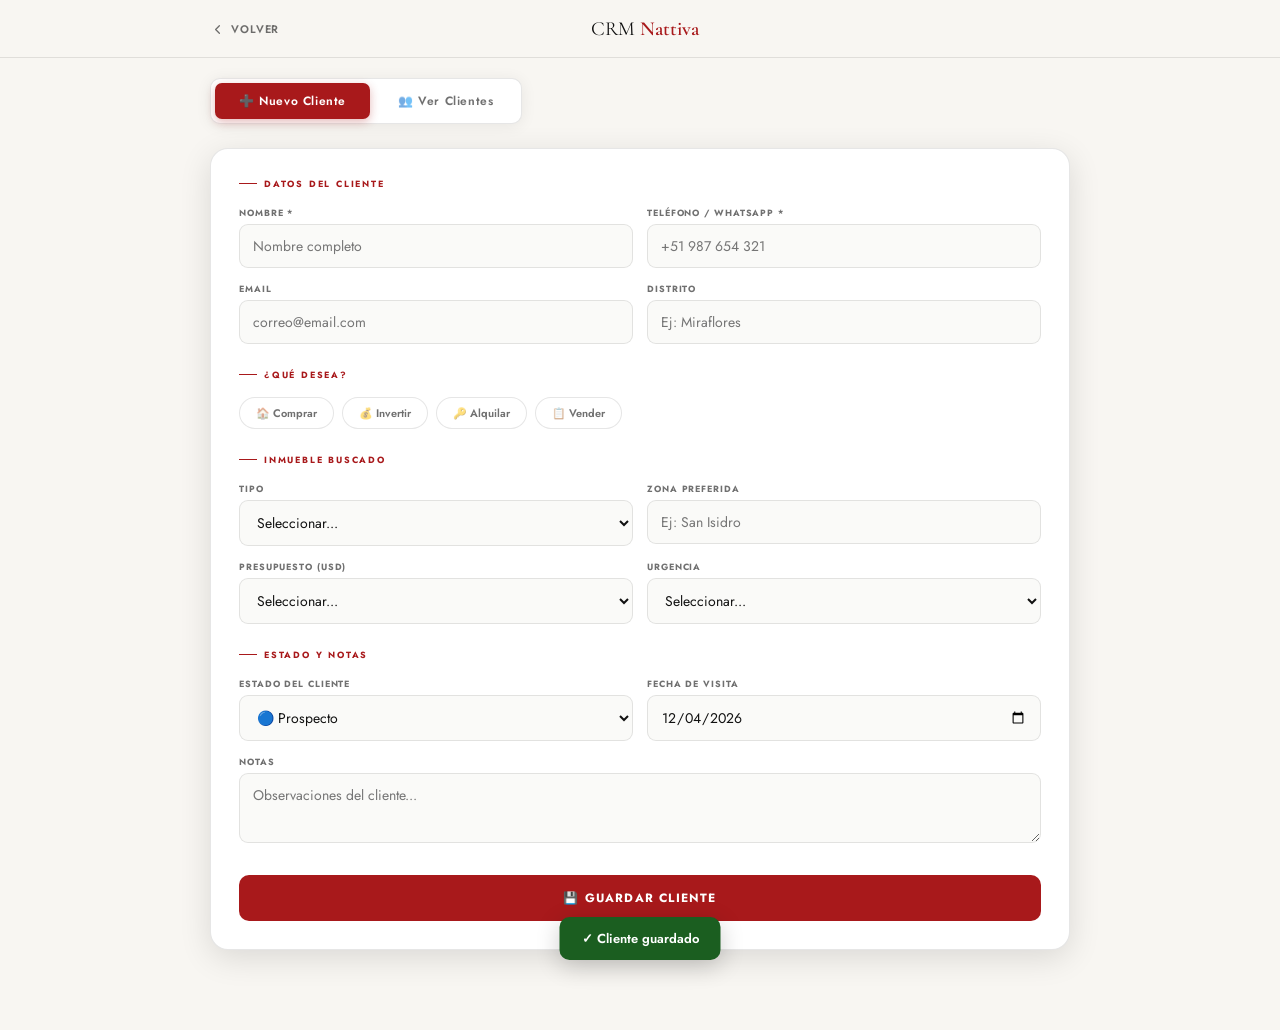
<file: crm.html>
<!DOCTYPE html>
<html lang="es">
<head>
<meta charset="UTF-8">
<meta name="viewport" content="width=device-width, initial-scale=1.0">
<title>CRM Nattiva</title>
<link href="https://fonts.googleapis.com/css2?family=Cormorant+Garamond:ital,wght@0,400;0,600;1,400&family=Jost:wght@400;500;600;700&display=swap" rel="stylesheet">
<style>
:root{--red:#A8191B;--red-d:#7C1012;--gold:#C49A3C;--ink:#111;--ink-60:rgba(17,17,17,.6);--ink-20:rgba(17,17,17,.1);--paper:#F8F6F2;--white:#fff;--serif:'Cormorant Garamond',serif;--sans:'Jost',sans-serif;--sh:0 2px 16px rgba(0,0,0,.07);--sh-md:0 8px 32px rgba(0,0,0,.12);}
*,*::before,*::after{box-sizing:border-box;margin:0;padding:0}
body{font-family:var(--sans);background:var(--paper);color:var(--ink);min-height:100vh;}
button{font-family:var(--sans);cursor:pointer;border:none;background:none;}
input,select,textarea{font-family:var(--sans);}

header{position:sticky;top:0;z-index:100;background:rgba(248,246,242,.96);backdrop-filter:blur(18px);border-bottom:1px solid var(--ink-20);height:58px;}
.hd{max-width:900px;margin:0 auto;padding:0 20px;height:58px;display:flex;align-items:center;justify-content:space-between;}
.back{display:flex;align-items:center;gap:6px;font-size:11px;font-weight:600;letter-spacing:.08em;text-transform:uppercase;color:var(--ink-60);cursor:pointer;text-decoration:none;}
.back svg{width:15px;height:15px;stroke:currentColor;stroke-width:2;fill:none;stroke-linecap:round;stroke-linejoin:round;}
.hd-t{font-family:var(--serif);font-size:20px;font-weight:400;}
.hd-t span{color:var(--red);font-weight:600;}

.wrap{max-width:900px;margin:0 auto;padding:20px 20px 80px;}

/* TABS */
.tabs{display:flex;gap:4px;background:var(--white);border-radius:10px;padding:4px;border:1px solid var(--ink-20);width:fit-content;margin-bottom:24px;box-shadow:var(--sh);}
.tab{padding:9px 24px;border-radius:7px;font-size:12px;font-weight:600;letter-spacing:.05em;cursor:pointer;color:var(--ink-60);transition:all .2s;}
.tab.active{background:var(--red);color:var(--white);box-shadow:0 3px 10px rgba(168,25,27,.3);}

/* FORM */
.card{background:var(--white);border-radius:18px;border:1px solid var(--ink-20);box-shadow:var(--sh-md);padding:28px;}
.sec-lbl{font-size:9px;font-weight:700;letter-spacing:.2em;text-transform:uppercase;color:var(--red);display:flex;align-items:center;gap:7px;margin-bottom:16px;}
.sec-lbl::before{content:'';width:18px;height:1px;background:var(--red);}
.grid{display:grid;grid-template-columns:1fr 1fr;gap:14px;margin-bottom:24px;}
@media(max-width:600px){.grid{grid-template-columns:1fr;}}
.field{display:flex;flex-direction:column;gap:5px;}
.field label{font-size:9px;font-weight:700;letter-spacing:.1em;text-transform:uppercase;color:var(--ink-60);}
.field input,.field select,.field textarea{width:100%;border:1.5px solid var(--ink-20);background:#FAFAF8;color:var(--ink);border-radius:9px;padding:11px 13px;font-size:14px;outline:none;transition:all .2s;}
.field input:focus,.field select:focus,.field textarea:focus{border-color:var(--red);background:var(--white);}
.field textarea{resize:vertical;min-height:70px;}
.field.full{grid-column:1/-1;}

/* PILLS */
.pills{display:flex;flex-wrap:wrap;gap:8px;margin-bottom:24px;}
.pill{padding:7px 16px;border-radius:50px;font-size:11px;font-weight:600;cursor:pointer;border:1.5px solid var(--ink-20);color:var(--ink-60);background:var(--white);transition:all .2s;user-select:none;}
.pill.on{background:var(--red);color:var(--white);border-color:var(--red);}

/* SUBMIT */
.btn-save{width:100%;background:var(--red);color:var(--white);border:none;border-radius:10px;padding:14px;font-size:12px;font-weight:700;letter-spacing:.1em;text-transform:uppercase;cursor:pointer;transition:background .2s;margin-top:8px;}
.btn-save:hover{background:var(--red-d);}

/* VIS */
.toolbar{display:flex;gap:10px;flex-wrap:wrap;margin-bottom:18px;align-items:center;}
.search{flex:1;min-width:180px;position:relative;}
.search input{width:100%;border:1.5px solid var(--ink-20);background:var(--white);border-radius:9px;padding:10px 13px 10px 36px;font-size:13px;outline:none;}
.search input:focus{border-color:var(--red);}
.search svg{position:absolute;left:11px;top:50%;transform:translateY(-50%);width:15px;height:15px;stroke:var(--ink-60);stroke-width:2;fill:none;}
.fsel{border:1.5px solid var(--ink-20);background:var(--white);border-radius:9px;padding:10px 13px;font-size:12px;font-weight:600;color:var(--ink-60);cursor:pointer;outline:none;}
.cnt{font-size:12px;font-weight:600;color:var(--ink-60);white-space:nowrap;}
.cnt b{color:var(--red);font-size:15px;}

.cgrid{display:grid;grid-template-columns:repeat(3,1fr);gap:14px;}
@media(max-width:800px){.cgrid{grid-template-columns:1fr 1fr;}}
@media(max-width:500px){.cgrid{grid-template-columns:1fr;}}

.cc{background:var(--white);border-radius:14px;border:1px solid var(--ink-20);box-shadow:var(--sh);overflow:hidden;cursor:pointer;transition:transform .2s,box-shadow .2s;}
.cc:hover{transform:translateY(-3px);box-shadow:var(--sh-md);}
.cc-bar{height:4px;}
.cc-body{padding:14px 16px;}
.cc-top{display:flex;align-items:center;justify-content:space-between;margin-bottom:8px;}
.av{width:38px;height:38px;border-radius:50%;display:flex;align-items:center;justify-content:center;font-size:15px;font-weight:700;color:var(--white);}
.est-tag{font-size:8px;font-weight:700;letter-spacing:.08em;text-transform:uppercase;border-radius:4px;padding:3px 7px;}
.cc-name{font-family:var(--serif);font-size:16px;margin-bottom:2px;}
.cc-tel{font-size:11px;color:var(--ink-60);margin-bottom:6px;}
.cc-budget{font-family:var(--serif);font-size:17px;font-weight:600;color:var(--red);}
.cc-footer{padding:9px 16px;border-top:1px solid var(--ink-20);background:#FAFAF8;display:flex;justify-content:space-between;align-items:center;}
.cc-int{font-size:10px;color:var(--ink-60);}
.cc-more{font-size:10px;font-weight:700;color:var(--red);background:none;border:none;cursor:pointer;}

.empty{text-align:center;padding:50px;grid-column:1/-1;color:var(--ink-60);font-size:14px;}

/* MODAL */
.mbg{position:fixed;inset:0;z-index:600;background:rgba(0,0,0,.6);backdrop-filter:blur(4px);opacity:0;pointer-events:none;transition:opacity .3s;}
.mbg.on{opacity:1;pointer-events:all;}
.mbox{position:fixed;top:50%;left:50%;transform:translate(-50%,-44%);width:92%;max-width:540px;max-height:85vh;background:var(--paper);border-radius:20px;z-index:700;overflow-y:auto;opacity:0;pointer-events:none;transition:transform .4s cubic-bezier(.22,1,.36,1),opacity .3s;scrollbar-width:none;}
.mbox::-webkit-scrollbar{display:none;}
.mbox.on{transform:translate(-50%,-50%);opacity:1;pointer-events:all;}
@media(max-width:500px){.mbox{top:auto;bottom:0;left:50%;transform:translateX(-50%) translateY(100%);border-radius:20px 20px 0 0;max-height:88vh;width:100%;max-width:none;}.mbox.on{transform:translateX(-50%) translateY(0);}}
.mhandle{width:36px;height:4px;border-radius:2px;background:var(--ink-20);margin:12px auto 0;}
.mbody{padding:18px 22px 24px;}
.mrow{display:grid;grid-template-columns:1fr 1fr;gap:10px;margin-bottom:14px;}
.mf{background:var(--white);border-radius:9px;padding:10px 12px;border:1px solid var(--ink-20);}
.mf-l{font-size:8px;font-weight:700;letter-spacing:.1em;text-transform:uppercase;color:var(--ink-60);margin-bottom:2px;}
.mf-v{font-size:13px;font-weight:600;color:var(--ink);}
.macts{display:flex;gap:10px;margin-top:16px;}
.mact{flex:1;padding:12px;border-radius:9px;font-size:11px;font-weight:700;letter-spacing:.07em;text-transform:uppercase;text-align:center;cursor:pointer;border:none;transition:all .2s;}
.mact.wa{background:#25D366;color:var(--white);}
.mact.del{background:var(--white);color:#C62828;border:1.5px solid #C62828;}
.mact.del:hover{background:#C62828;color:var(--white);}

/* TOAST */
.toast{position:fixed;bottom:20px;left:50%;transform:translateX(-50%) translateY(80px);background:#1B5E20;color:var(--white);border-radius:10px;padding:12px 22px;font-size:13px;font-weight:600;box-shadow:0 6px 24px rgba(0,0,0,.2);transition:transform .4s cubic-bezier(.22,1,.36,1);z-index:999;}
.toast.on{transform:translateX(-50%) translateY(0);}
</style>
</head>
<body>

<header>
  <div class="hd">
    <a href="index.html" class="back"><svg viewBox="0 0 24 24"><polyline points="15 18 9 12 15 6"/></svg>Volver</a>
    <div class="hd-t">CRM <span>Nattiva</span></div>
    <div style="width:60px"></div>
  </div>
</header>

<div class="wrap">
  <div class="tabs">
    <div class="tab active" onclick="tab('form',this)">➕ Nuevo Cliente</div>
    <div class="tab" onclick="tab('vis',this)">👥 Ver Clientes</div>
  </div>

  <!-- FORM -->
  <div id="v-form">
    <div class="card">
      <!-- Datos básicos -->
      <div class="sec-lbl">Datos del cliente</div>
      <div class="grid">
        <div class="field"><label>Nombre *</label><input id="f-nom" type="text" placeholder="Nombre completo"></div>
        <div class="field"><label>Teléfono / WhatsApp *</label><input id="f-tel" type="tel" placeholder="+51 987 654 321"></div>
        <div class="field"><label>Email</label><input id="f-email" type="email" placeholder="correo@email.com"></div>
        <div class="field"><label>Distrito</label><input id="f-dist" type="text" placeholder="Ej: Miraflores"></div>
      </div>

      <!-- Intención -->
      <div class="sec-lbl">¿Qué desea?</div>
      <div class="pills" id="p-int">
        <div class="pill" onclick="this.classList.toggle('on')">🏠 Comprar</div>
        <div class="pill" onclick="this.classList.toggle('on')">💰 Invertir</div>
        <div class="pill" onclick="this.classList.toggle('on')">🔑 Alquilar</div>
        <div class="pill" onclick="this.classList.toggle('on')">📋 Vender</div>
      </div>

      <!-- Inmueble -->
      <div class="sec-lbl">Inmueble buscado</div>
      <div class="grid">
        <div class="field"><label>Tipo</label>
          <select id="f-tipo">
            <option value="">Seleccionar...</option>
            <option>Departamento</option><option>Casa</option>
            <option>Penthouse</option><option>Oficina</option><option>Terreno</option>
          </select>
        </div>
        <div class="field"><label>Zona preferida</label><input id="f-zona" type="text" placeholder="Ej: San Isidro"></div>
        <div class="field"><label>Presupuesto (USD)</label>
          <select id="f-pres">
            <option value="">Seleccionar...</option>
            <option>Hasta $100K</option><option>$100K – $250K</option>
            <option>$250K – $500K</option><option>$500K – $1M</option><option>Más de $1M</option>
          </select>
        </div>
        <div class="field"><label>Urgencia</label>
          <select id="f-urg">
            <option value="">Seleccionar...</option>
            <option>Inmediata</option><option>1–3 meses</option>
            <option>3–6 meses</option><option>+6 meses</option>
          </select>
        </div>
      </div>

      <!-- Estado y notas -->
      <div class="sec-lbl">Estado y notas</div>
      <div class="grid">
        <div class="field"><label>Estado del cliente</label>
          <select id="f-est">
            <option value="prospect">🔵 Prospecto</option>
            <option value="hot">🔴 Caliente</option>
            <option value="process">🟡 En proceso</option>
            <option value="closed">🟢 Cerrado</option>
          </select>
        </div>
        <div class="field"><label>Fecha de visita</label><input id="f-fecha" type="date"></div>
        <div class="field full"><label>Notas</label><textarea id="f-notas" placeholder="Observaciones del cliente..."></textarea></div>
      </div>

      <button class="btn-save" onclick="save()">💾 Guardar cliente</button>
    </div>
  </div>

  <!-- VIS -->
  <div id="v-vis" style="display:none;">
    <div style="display:flex;align-items:baseline;justify-content:space-between;margin-bottom:16px;flex-wrap:wrap;gap:10px;">
      <h2 style="font-family:var(--serif);font-size:28px;font-weight:400;">Mis <strong style="color:var(--red);font-weight:600;">Clientes</strong></h2>
      <button onclick="tab('form',null)" style="background:var(--red);color:white;border:none;border-radius:8px;padding:9px 18px;font-size:11px;font-weight:700;letter-spacing:.07em;text-transform:uppercase;cursor:pointer;">+ Nuevo</button>
    </div>
    <div class="toolbar">
      <div class="search">
        <svg viewBox="0 0 24 24"><circle cx="11" cy="11" r="8"/><line x1="21" y1="21" x2="16.65" y2="16.65"/></svg>
        <input type="text" id="s-q" placeholder="Buscar nombre, teléfono..." oninput="render()">
      </div>
      <select class="fsel" id="s-int" onchange="render()">
        <option value="">Todas las intenciones</option>
        <option>Comprar</option><option>Invertir</option><option>Alquilar</option><option>Vender</option>
      </select>
      <select class="fsel" id="s-est" onchange="render()">
        <option value="">Todos los estados</option>
        <option value="hot">🔴 Caliente</option>
        <option value="prospect">🔵 Prospecto</option>
        <option value="process">🟡 En proceso</option>
        <option value="closed">🟢 Cerrado</option>
      </select>
      <div class="cnt">Total: <b id="cnt">0</b></div>
    </div>
    <div class="cgrid" id="cgrid"></div>
  </div>
</div>

<!-- MODAL -->
<div class="mbg" id="mbg" onclick="closeM()"></div>
<div class="mbox" id="mbox">
  <div class="mhandle"></div>
  <div class="mbody" id="mbody"></div>
</div>

<!-- TOAST -->
<div class="toast" id="toast">✓ Cliente guardado</div>

<script>
const KEY = 'nattiva_crm_v2';
const EC = {hot:{c:'#C62828',bg:'#FFEBEE',l:'🔴 Caliente'},prospect:{c:'#1565C0',bg:'#E3F2FD',l:'🔵 Prospecto'},process:{c:'#E65100',bg:'#FFF3E0',l:'🟡 En proceso'},closed:{c:'#2E7D32',bg:'#E8F5E9',l:'🟢 Cerrado'}};
const AVC=['#A8191B','#1565C0','#2E7D32','#6A1B9A','#E65100','#00695C'];
const load=()=>{try{return JSON.parse(localStorage.getItem(KEY)||'[]')}catch{return[]}};
const save_=a=>localStorage.setItem(KEY,JSON.stringify(a));
const ini=n=>n.split(' ').slice(0,2).map(w=>w[0]).join('').toUpperCase();
const avc=n=>{let h=0;for(let c of n)h+=c.charCodeAt(0);return AVC[h%AVC.length]};
const fmt=v=>{const n=parseInt(v||0);return n?'$'+n.toLocaleString():'—'};

// Init date
document.getElementById('f-fecha').value=new Date().toISOString().split('T')[0];

function tab(t,el){
  document.querySelectorAll('.tab').forEach(x=>x.classList.remove('active'));
  if(el) el.classList.add('active');
  else document.querySelectorAll('.tab')[t==='form'?0:1].classList.add('active');
  document.getElementById('v-form').style.display=t==='form'?'block':'none';
  document.getElementById('v-vis').style.display=t==='vis'?'block':'none';
  if(t==='vis') render();
}

function save(){
  const nom=document.getElementById('f-nom').value.trim();
  const tel=document.getElementById('f-tel').value.trim();
  if(!nom){alert('Ingresa el nombre');return;}
  if(!tel){alert('Ingresa el teléfono');return;}
  const ints=[...document.querySelectorAll('#p-int .pill.on')].map(p=>p.textContent.trim());
  const c={
    id:Date.now(),nom,tel,
    email:document.getElementById('f-email').value.trim(),
    dist:document.getElementById('f-dist').value.trim(),
    intencion:ints,
    tipo:document.getElementById('f-tipo').value,
    zona:document.getElementById('f-zona').value.trim(),
    pres:document.getElementById('f-pres').value,
    urg:document.getElementById('f-urg').value,
    estado:document.getElementById('f-est').value,
    fecha:document.getElementById('f-fecha').value,
    notas:document.getElementById('f-notas').value.trim(),
    creado:new Date().toLocaleDateString('es-PE',{day:'2-digit',month:'short',year:'numeric'})
  };
  const arr=load(); arr.unshift(c); save_(arr);
  // Reset
  ['f-nom','f-tel','f-email','f-dist','f-zona','f-notas'].forEach(id=>document.getElementById(id).value='');
  ['f-tipo','f-pres','f-urg'].forEach(id=>document.getElementById(id).selectedIndex=0);
  document.getElementById('f-est').selectedIndex=0;
  document.querySelectorAll('.pill.on').forEach(p=>p.classList.remove('on'));
  // Toast
  const t=document.getElementById('toast');t.classList.add('on');
  setTimeout(()=>t.classList.remove('on'),2500);
  setTimeout(()=>tab('vis',null),600);
}

function render(){
  const q=(document.getElementById('s-q').value||'').toLowerCase();
  const fi=document.getElementById('s-int').value;
  const fe=document.getElementById('s-est').value;
  let arr=load().filter(c=>{
    const ms=!q||(c.nom||'').toLowerCase().includes(q)||(c.tel||'').includes(q)||(c.zona||'').toLowerCase().includes(q);
    const mi=!fi||(c.intencion||[]).some(i=>i.includes(fi));
    const me=!fe||c.estado===fe;
    return ms&&mi&&me;
  });
  document.getElementById('cnt').textContent=arr.length;
  const g=document.getElementById('cgrid');
  if(!arr.length){g.innerHTML='<div class="empty">No hay clientes aún.<br>¡Agrega el primero!</div>';return;}
  const ec=id=>EC[id]||EC.prospect;
  g.innerHTML=arr.map(c=>`
    <div class="cc" onclick="openM(${c.id})">
      <div class="cc-bar" style="background:${ec(c.estado).c}"></div>
      <div class="cc-body">
        <div class="cc-top">
          <div class="av" style="background:${avc(c.nom)}">${ini(c.nom)}</div>
          <span class="est-tag" style="background:${ec(c.estado).bg};color:${ec(c.estado).c}">${ec(c.estado).l}</span>
        </div>
        <div class="cc-name">${c.nom}</div>
        <div class="cc-tel">${c.tel}${c.dist?' · '+c.dist:''}</div>
        <div class="cc-budget">${c.pres||'Sin presupuesto'}</div>
      </div>
      <div class="cc-footer">
        <span class="cc-int">${(c.intencion||[]).join(', ')||'—'}</span>
        <button class="cc-more">Ver →</button>
      </div>
    </div>`).join('');
}

function openM(id){
  const c=load().find(x=>x.id===id);if(!c)return;
  const ec=EC[c.estado]||EC.prospect;
  const f=(l,v)=>v?`<div class="mf"><div class="mf-l">${l}</div><div class="mf-v">${v}</div></div>`:'';
  document.getElementById('mbody').innerHTML=`
    <div style="display:flex;align-items:center;gap:12px;margin-bottom:16px;">
      <div style="width:44px;height:44px;border-radius:50%;background:${avc(c.nom)};display:flex;align-items:center;justify-content:center;font-size:17px;font-weight:700;color:white;flex-shrink:0;">${ini(c.nom)}</div>
      <div>
        <div style="font-family:var(--serif);font-size:22px;">${c.nom}</div>
        <span style="font-size:9px;font-weight:700;background:${ec.bg};color:${ec.c};padding:3px 8px;border-radius:4px;">${ec.l}</span>
      </div>
      <button onclick="closeM()" style="margin-left:auto;width:30px;height:30px;border-radius:50%;background:var(--ink-20);border:none;cursor:pointer;display:flex;align-items:center;justify-content:center;font-size:16px;">✕</button>
    </div>
    <div class="mrow">
      ${f('Teléfono',c.tel)}${f('Email',c.email)}
      ${f('Distrito',c.dist)}${f('Fecha visita',c.fecha)}
    </div>
    <div class="mrow">
      ${f('Intención',(c.intencion||[]).join(', '))}
      ${f('Tipo inmueble',c.tipo)}
      ${f('Zona',c.zona)}${f('Presupuesto',c.pres)}
      ${f('Urgencia',c.urg)}${f('Registrado',c.creado)}
    </div>
    ${c.notas?`<div style="background:var(--white);border-radius:9px;padding:12px;border:1px solid var(--ink-20);font-size:13px;color:var(--ink-60);line-height:1.6;margin-bottom:14px;">${c.notas}</div>`:''}
    <div class="macts">
      <button class="mact wa" onclick="window.open('https://wa.me/${c.tel.replace(/[^0-9]/g,'')}','_blank')">📱 WhatsApp</button>
      <button class="mact del" onclick="del(${c.id})">🗑 Eliminar</button>
    </div>`;
  document.getElementById('mbg').classList.add('on');
  document.getElementById('mbox').classList.add('on');
  document.body.style.overflow='hidden';
}
function closeM(){
  document.getElementById('mbg').classList.remove('on');
  document.getElementById('mbox').classList.remove('on');
  document.body.style.overflow='';
}
function del(id){
  if(!confirm('¿Eliminar este cliente?'))return;
  save_(load().filter(c=>c.id!==id));
  closeM(); render();
}
</script>
</body>
</html>
</file>
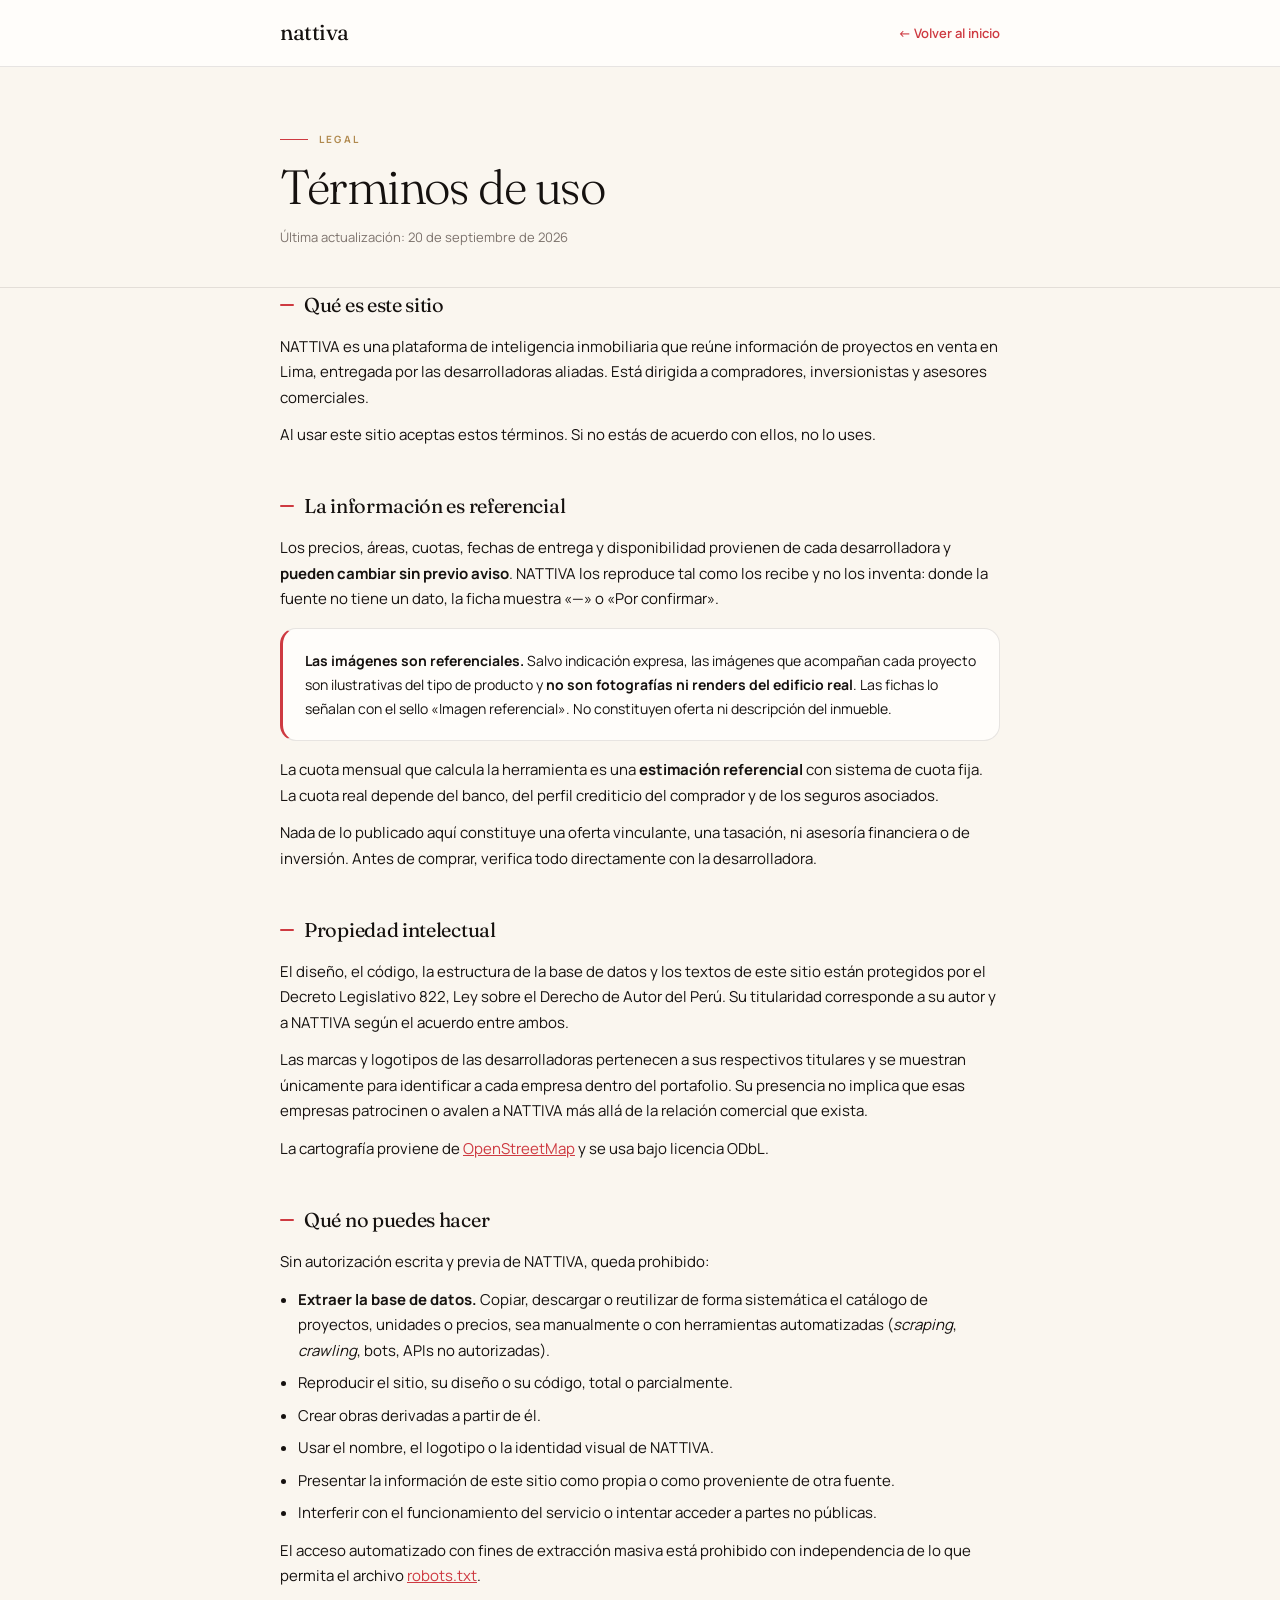
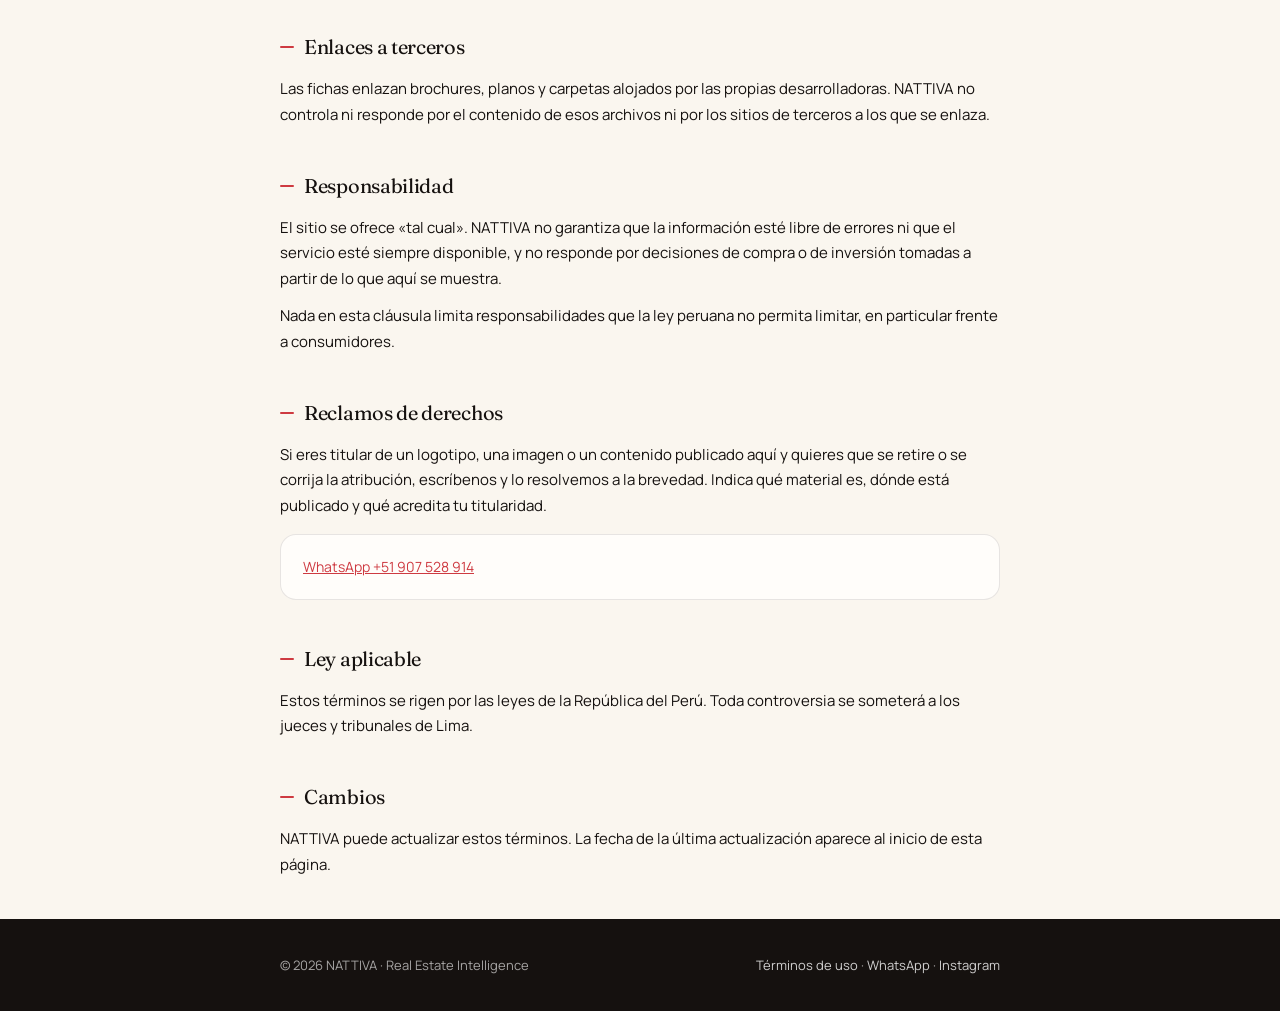
<file: terminos.html>
<!DOCTYPE html>
<html lang="es-PE">
<head>
<meta charset="utf-8">
<meta name="viewport" content="width=device-width,initial-scale=1">
<title>Términos de uso · NATTIVA</title>
<meta name="description" content="Términos de uso del portafolio de inteligencia inmobiliaria de NATTIVA.">
<meta name="robots" content="index,follow">
<meta name="copyright" content="© 2026 NATTIVA · Real Estate Intelligence">
<link rel="icon" href="/icons/icon-192.png">
<link rel="preconnect" href="https://fonts.googleapis.com">
<link rel="preconnect" href="https://fonts.gstatic.com" crossorigin>
<link href="https://fonts.googleapis.com/css2?family=Fraunces:opsz,wght@9..144,300;9..144,400&family=Manrope:wght@400;500;600;700&display=swap" rel="stylesheet">
<style>
:root{
  --ink:#15110F; --paper:#FAF6EF; --bone:#F3ECE0; --white:#FFFDFA;
  --crimson:#CE3A41; --gold:#B0894E;
  --muted:#7C726C; --line:rgba(21,17,15,.10);
  --serif:"Fraunces",Georgia,serif; --sans:"Manrope",system-ui,sans-serif;
}
*{box-sizing:border-box;margin:0;padding:0}
body{background:var(--paper);color:var(--ink);font-family:var(--sans);
  font-size:15px;line-height:1.7;-webkit-font-smoothing:antialiased}
.wrap{max-width:760px;margin:0 auto;padding:0 20px}

header{border-bottom:1px solid var(--line);background:var(--white)}
header .wrap{display:flex;align-items:center;justify-content:space-between;
  gap:16px;min-height:66px;flex-wrap:wrap}
.brand{font-family:var(--serif);font-size:22px;font-weight:400;
  letter-spacing:-.02em;color:var(--ink);text-decoration:none}
.back{font-size:13px;font-weight:600;color:var(--crimson);text-decoration:none}
.back:hover{text-decoration:underline}

.hero{padding:clamp(2.4rem,6vw,4rem) 0 clamp(1.6rem,3vw,2.4rem);
  border-bottom:1px solid var(--line)}
.eyebrow{font-size:10px;font-weight:700;letter-spacing:.22em;
  text-transform:uppercase;color:var(--gold);margin-bottom:14px;
  display:flex;align-items:center;gap:11px}
.eyebrow::before{content:"";width:28px;height:1.5px;background:var(--crimson)}
h1{font-family:var(--serif);font-weight:300;letter-spacing:-.03em;
  font-size:clamp(2rem,5vw,3rem);line-height:1.05}
.upd{margin-top:14px;font-size:13px;color:var(--muted)}

main{padding:clamp(2rem,4vw,3rem) 0 4rem}
section{margin-bottom:2.6rem}
h2{font-family:var(--serif);font-weight:400;font-size:20px;
  letter-spacing:-.015em;margin-bottom:12px;
  display:flex;align-items:center;gap:10px}
h2::before{content:"";width:14px;height:2px;flex:0 0 auto;
  background:var(--crimson);border-radius:2px}
p{margin-bottom:12px}
p:last-child{margin-bottom:0}
ul{margin:0 0 12px 1.15rem}
li{margin-bottom:7px}
strong{font-weight:700}
a{color:var(--crimson)}

.box{background:var(--white);border:1px solid var(--line);
  border-radius:16px;padding:20px 22px;margin:16px 0}
.box.warn{border-left:3px solid var(--crimson)}
.box p{font-size:14px}

footer{background:var(--ink);color:rgba(255,255,255,.62);
  padding:2.2rem 0;font-size:13px}
footer .wrap{display:flex;gap:16px;justify-content:space-between;flex-wrap:wrap}
footer a{color:rgba(255,255,255,.8);text-decoration:none}
footer a:hover{color:#fff}

@media (max-width:560px){ body{font-size:14.5px} }
</style>
</head>
<body>

<header>
  <div class="wrap">
    <a class="brand" href="/">nattiva</a>
    <a class="back" href="/">← Volver al inicio</a>
  </div>
</header>

<div class="hero">
  <div class="wrap">
    <div class="eyebrow">Legal</div>
    <h1>Términos de uso</h1>
    <p class="upd">Última actualización: 20 de septiembre de 2026</p>
  </div>
</div>

<main class="wrap">

  <section>
    <h2>Qué es este sitio</h2>
    <p>NATTIVA es una plataforma de inteligencia inmobiliaria que reúne
    información de proyectos en venta en Lima, entregada por las
    desarrolladoras aliadas. Está dirigida a compradores, inversionistas y
    asesores comerciales.</p>
    <p>Al usar este sitio aceptas estos términos. Si no estás de acuerdo con
    ellos, no lo uses.</p>
  </section>

  <section>
    <h2>La información es referencial</h2>
    <p>Los precios, áreas, cuotas, fechas de entrega y disponibilidad
    provienen de cada desarrolladora y <strong>pueden cambiar sin previo
    aviso</strong>. NATTIVA los reproduce tal como los recibe y no los
    inventa: donde la fuente no tiene un dato, la ficha muestra «—» o «Por
    confirmar».</p>

    <div class="box warn">
      <p><strong>Las imágenes son referenciales.</strong> Salvo indicación
      expresa, las imágenes que acompañan cada proyecto son ilustrativas del
      tipo de producto y <strong>no son fotografías ni renders del edificio
      real</strong>. Las fichas lo señalan con el sello «Imagen referencial».
      No constituyen oferta ni descripción del inmueble.</p>
    </div>

    <p>La cuota mensual que calcula la herramienta es una
    <strong>estimación referencial</strong> con sistema de cuota fija. La
    cuota real depende del banco, del perfil crediticio del comprador y de
    los seguros asociados.</p>
    <p>Nada de lo publicado aquí constituye una oferta vinculante, una
    tasación, ni asesoría financiera o de inversión. Antes de comprar,
    verifica todo directamente con la desarrolladora.</p>
  </section>

  <section>
    <h2>Propiedad intelectual</h2>
    <p>El diseño, el código, la estructura de la base de datos y los textos
    de este sitio están protegidos por el Decreto Legislativo 822, Ley sobre
    el Derecho de Autor del Perú. Su titularidad corresponde a su autor y a
    NATTIVA según el acuerdo entre ambos.</p>
    <p>Las marcas y logotipos de las desarrolladoras pertenecen a sus
    respectivos titulares y se muestran únicamente para identificar a cada
    empresa dentro del portafolio. Su presencia no implica que esas empresas
    patrocinen o avalen a NATTIVA más allá de la relación comercial que
    exista.</p>
    <p>La cartografía proviene de
    <a href="https://www.openstreetmap.org/copyright" target="_blank" rel="noopener">OpenStreetMap</a>
    y se usa bajo licencia ODbL.</p>
  </section>

  <section>
    <h2>Qué no puedes hacer</h2>
    <p>Sin autorización escrita y previa de NATTIVA, queda prohibido:</p>
    <ul>
      <li><strong>Extraer la base de datos.</strong> Copiar, descargar o
      reutilizar de forma sistemática el catálogo de proyectos, unidades o
      precios, sea manualmente o con herramientas automatizadas
      (<em>scraping</em>, <em>crawling</em>, bots, APIs no autorizadas).</li>
      <li>Reproducir el sitio, su diseño o su código, total o parcialmente.</li>
      <li>Crear obras derivadas a partir de él.</li>
      <li>Usar el nombre, el logotipo o la identidad visual de NATTIVA.</li>
      <li>Presentar la información de este sitio como propia o como
      proveniente de otra fuente.</li>
      <li>Interferir con el funcionamiento del servicio o intentar acceder a
      partes no públicas.</li>
    </ul>
    <p>El acceso automatizado con fines de extracción masiva está prohibido
    con independencia de lo que permita el archivo
    <a href="/robots.txt">robots.txt</a>.</p>
  </section>

  <section>
    <h2>Enlaces a terceros</h2>
    <p>Las fichas enlazan brochures, planos y carpetas alojados por las
    propias desarrolladoras. NATTIVA no controla ni responde por el contenido
    de esos archivos ni por los sitios de terceros a los que se enlaza.</p>
  </section>

  <section>
    <h2>Responsabilidad</h2>
    <p>El sitio se ofrece «tal cual». NATTIVA no garantiza que la información
    esté libre de errores ni que el servicio esté siempre disponible, y no
    responde por decisiones de compra o de inversión tomadas a partir de lo
    que aquí se muestra.</p>
    <p>Nada en esta cláusula limita responsabilidades que la ley peruana no
    permita limitar, en particular frente a consumidores.</p>
  </section>

  <section>
    <h2>Reclamos de derechos</h2>
    <p>Si eres titular de un logotipo, una imagen o un contenido publicado
    aquí y quieres que se retire o se corrija la atribución, escríbenos y lo
    resolvemos a la brevedad. Indica qué material es, dónde está publicado y
    qué acredita tu titularidad.</p>
    <div class="box">
      <p><a href="https://wa.me/51907528914" target="_blank" rel="noopener">WhatsApp +51 907 528 914</a></p>
    </div>
  </section>

  <section>
    <h2>Ley aplicable</h2>
    <p>Estos términos se rigen por las leyes de la República del Perú. Toda
    controversia se someterá a los jueces y tribunales de Lima.</p>
  </section>

  <section>
    <h2>Cambios</h2>
    <p>NATTIVA puede actualizar estos términos. La fecha de la última
    actualización aparece al inicio de esta página.</p>
  </section>

</main>

<footer>
  <div class="wrap">
    <span>© 2026 NATTIVA · Real Estate Intelligence</span>
    <span>
      <a href="/terminos.html">Términos de uso</a> ·
      <a href="https://wa.me/51907528914" target="_blank" rel="noopener">WhatsApp</a> ·
      <a href="https://www.instagram.com/nattiva.estates/" target="_blank" rel="noopener">Instagram</a>
    </span>
  </div>
</footer>

</body>
</html>
</file>
